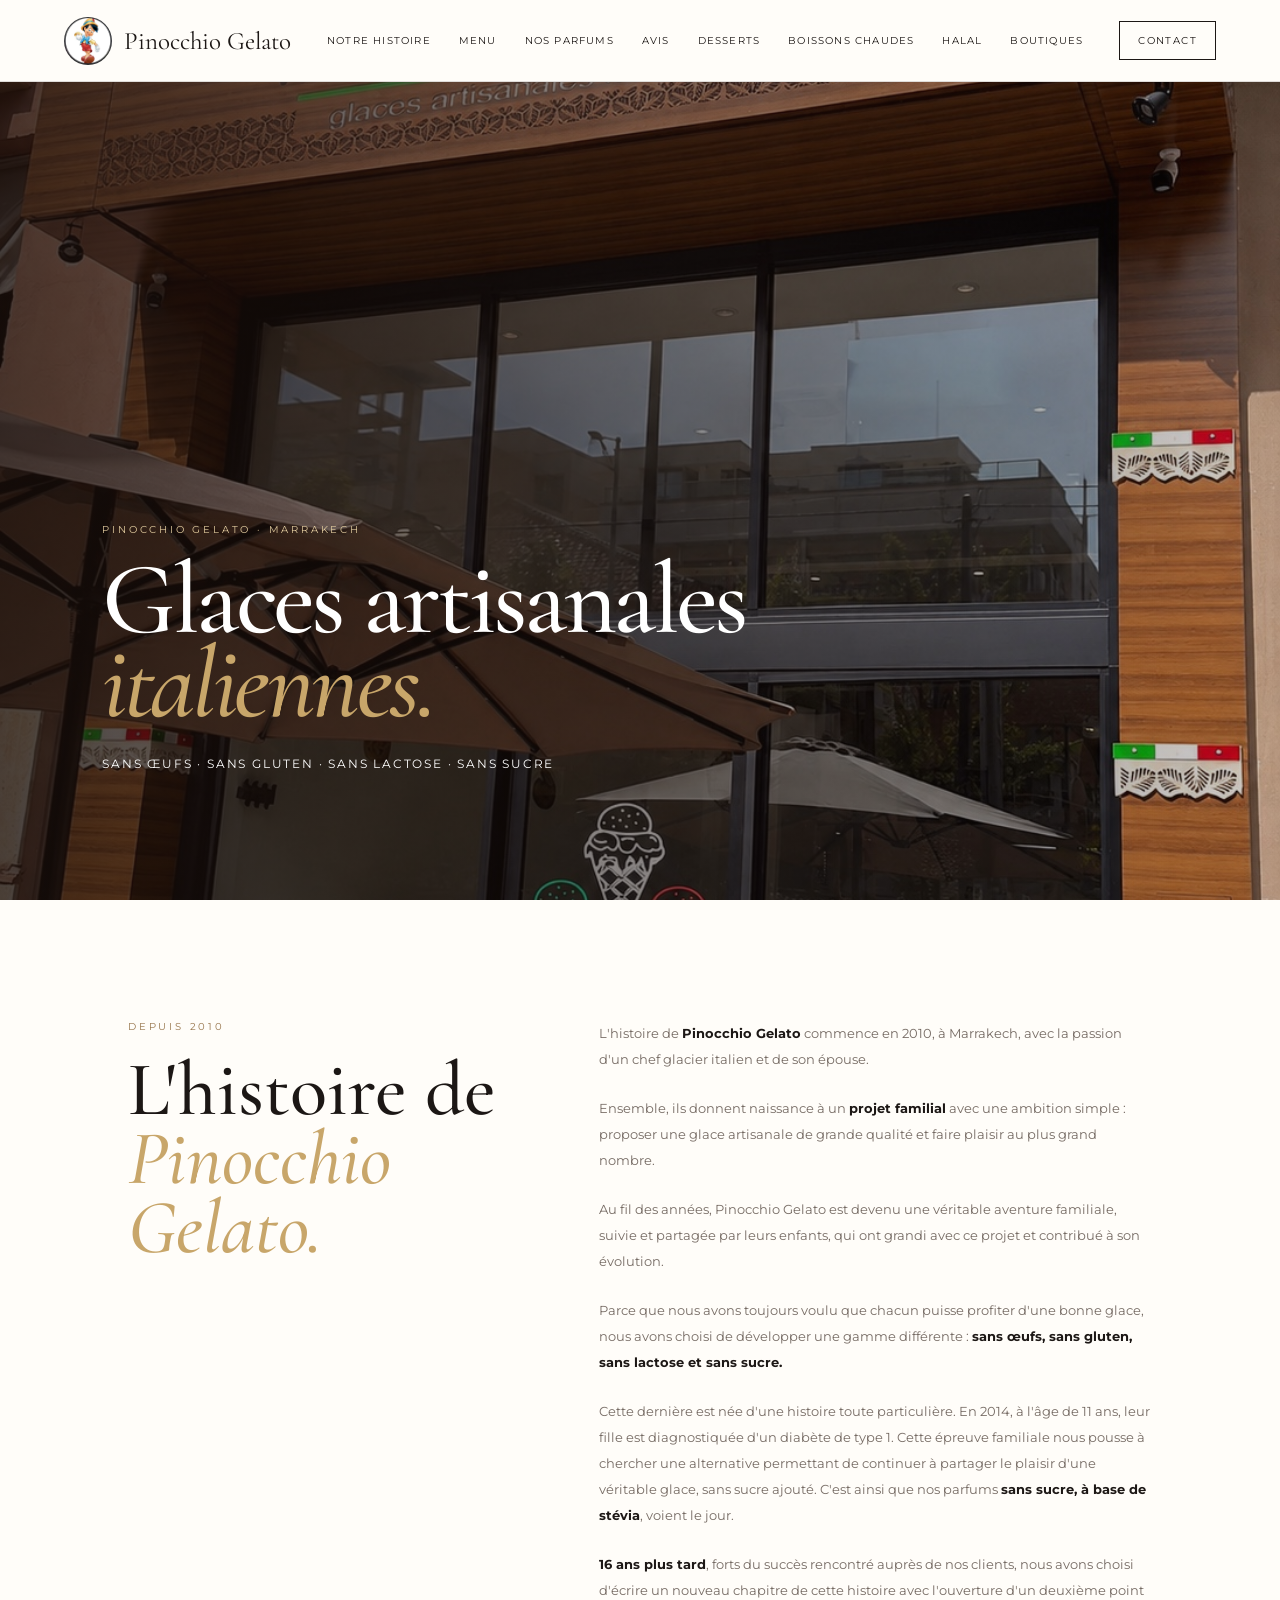
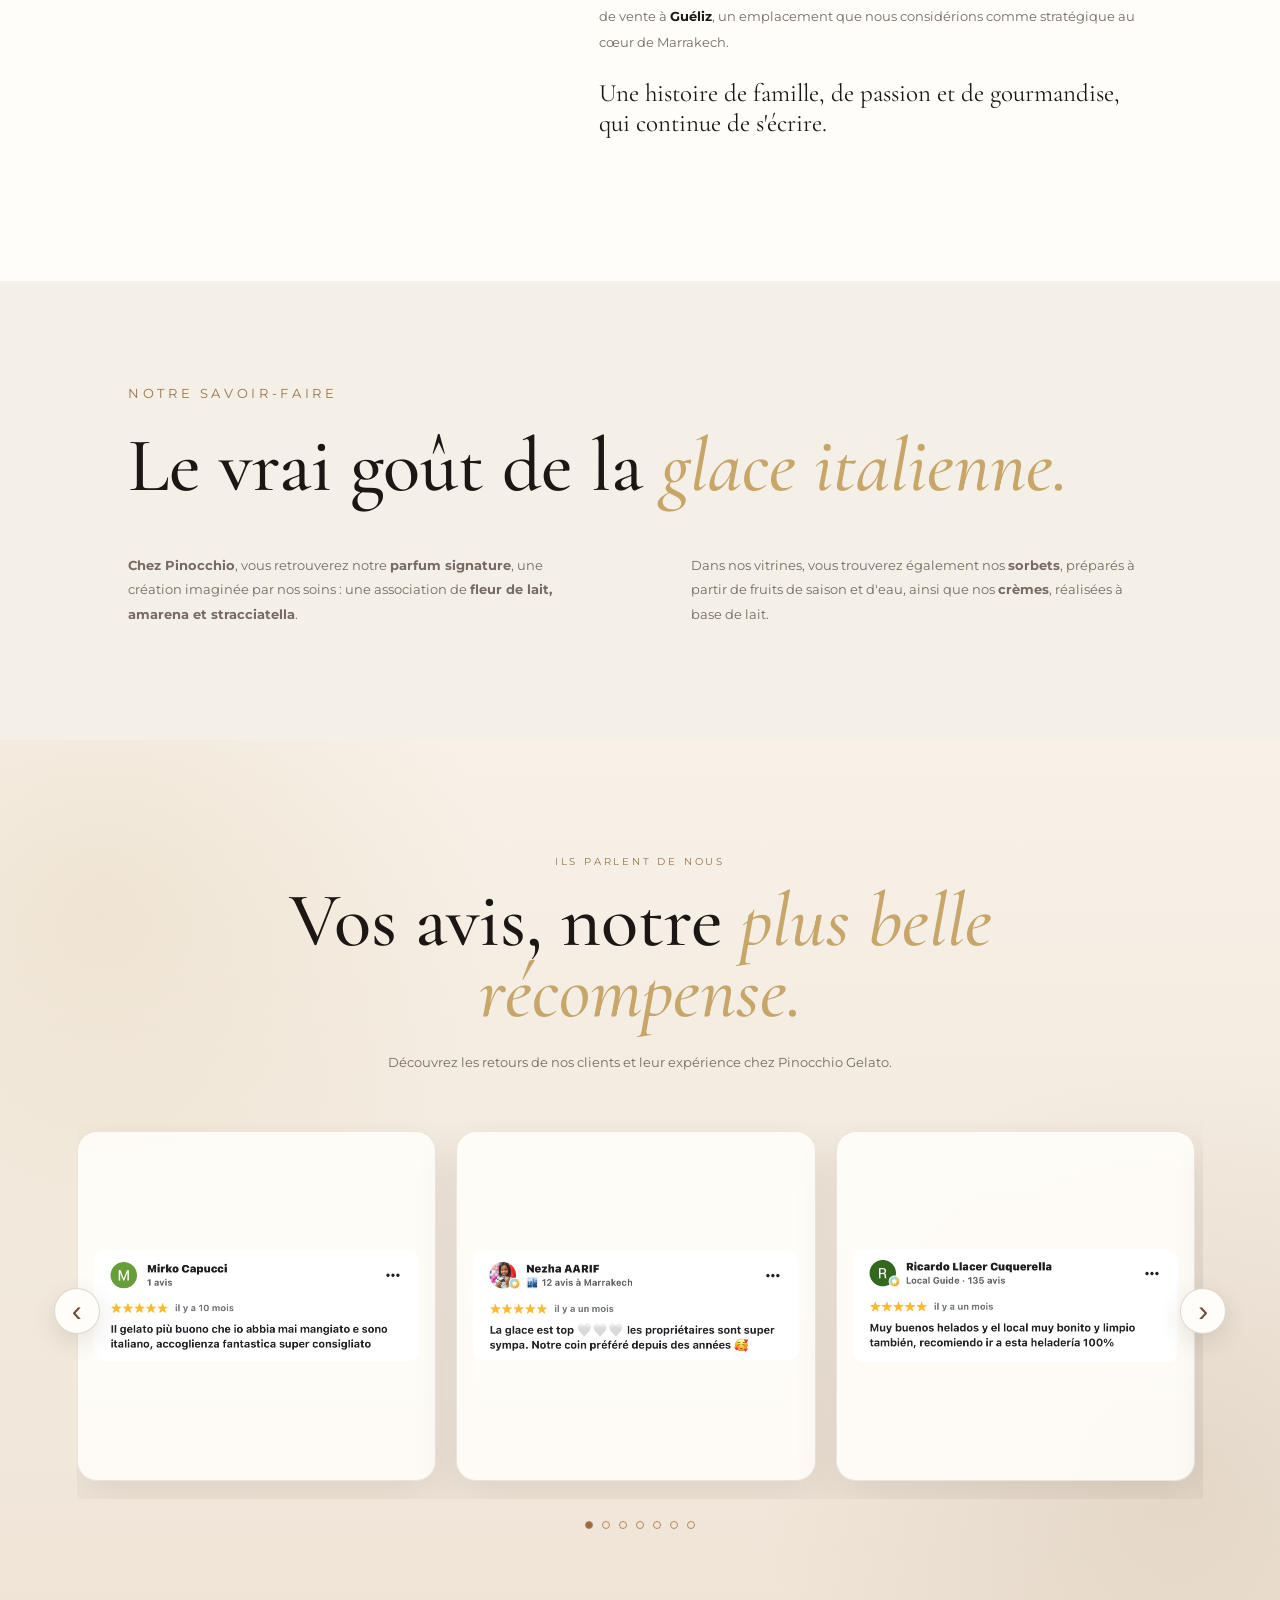
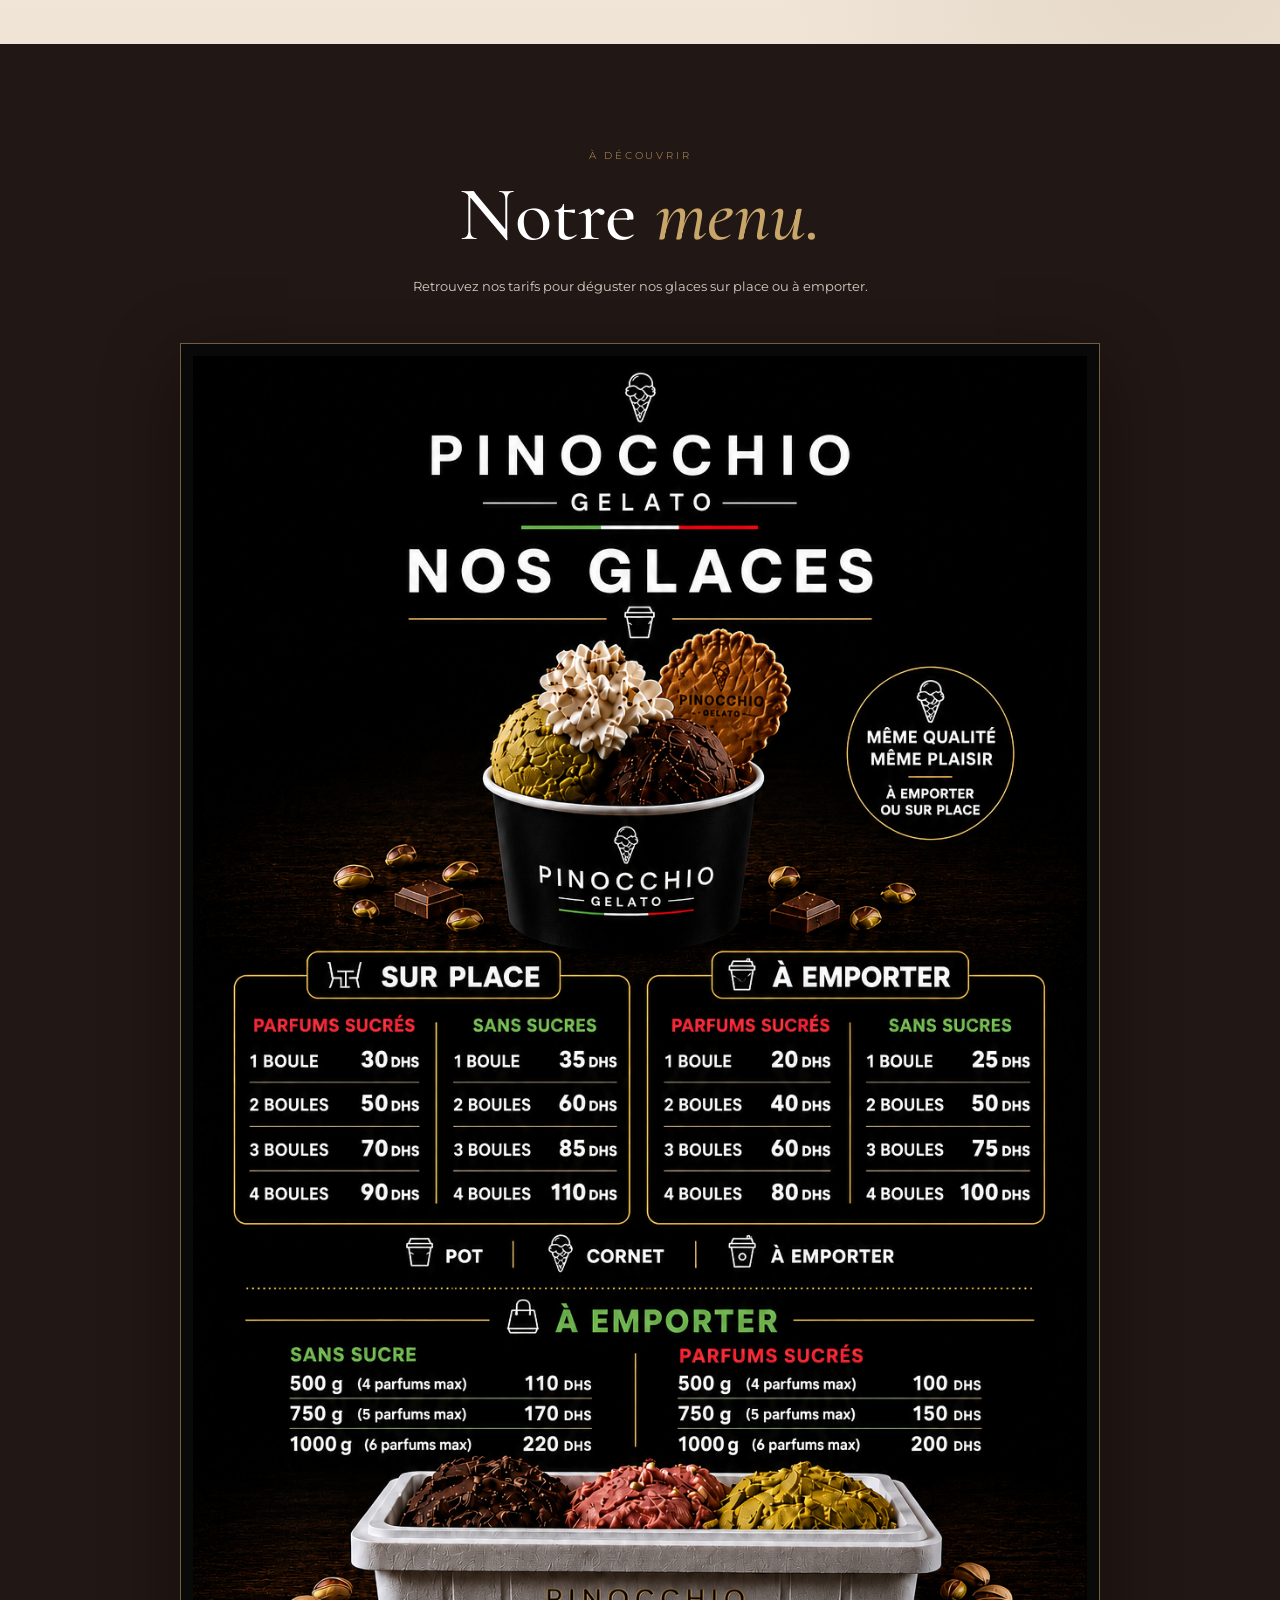
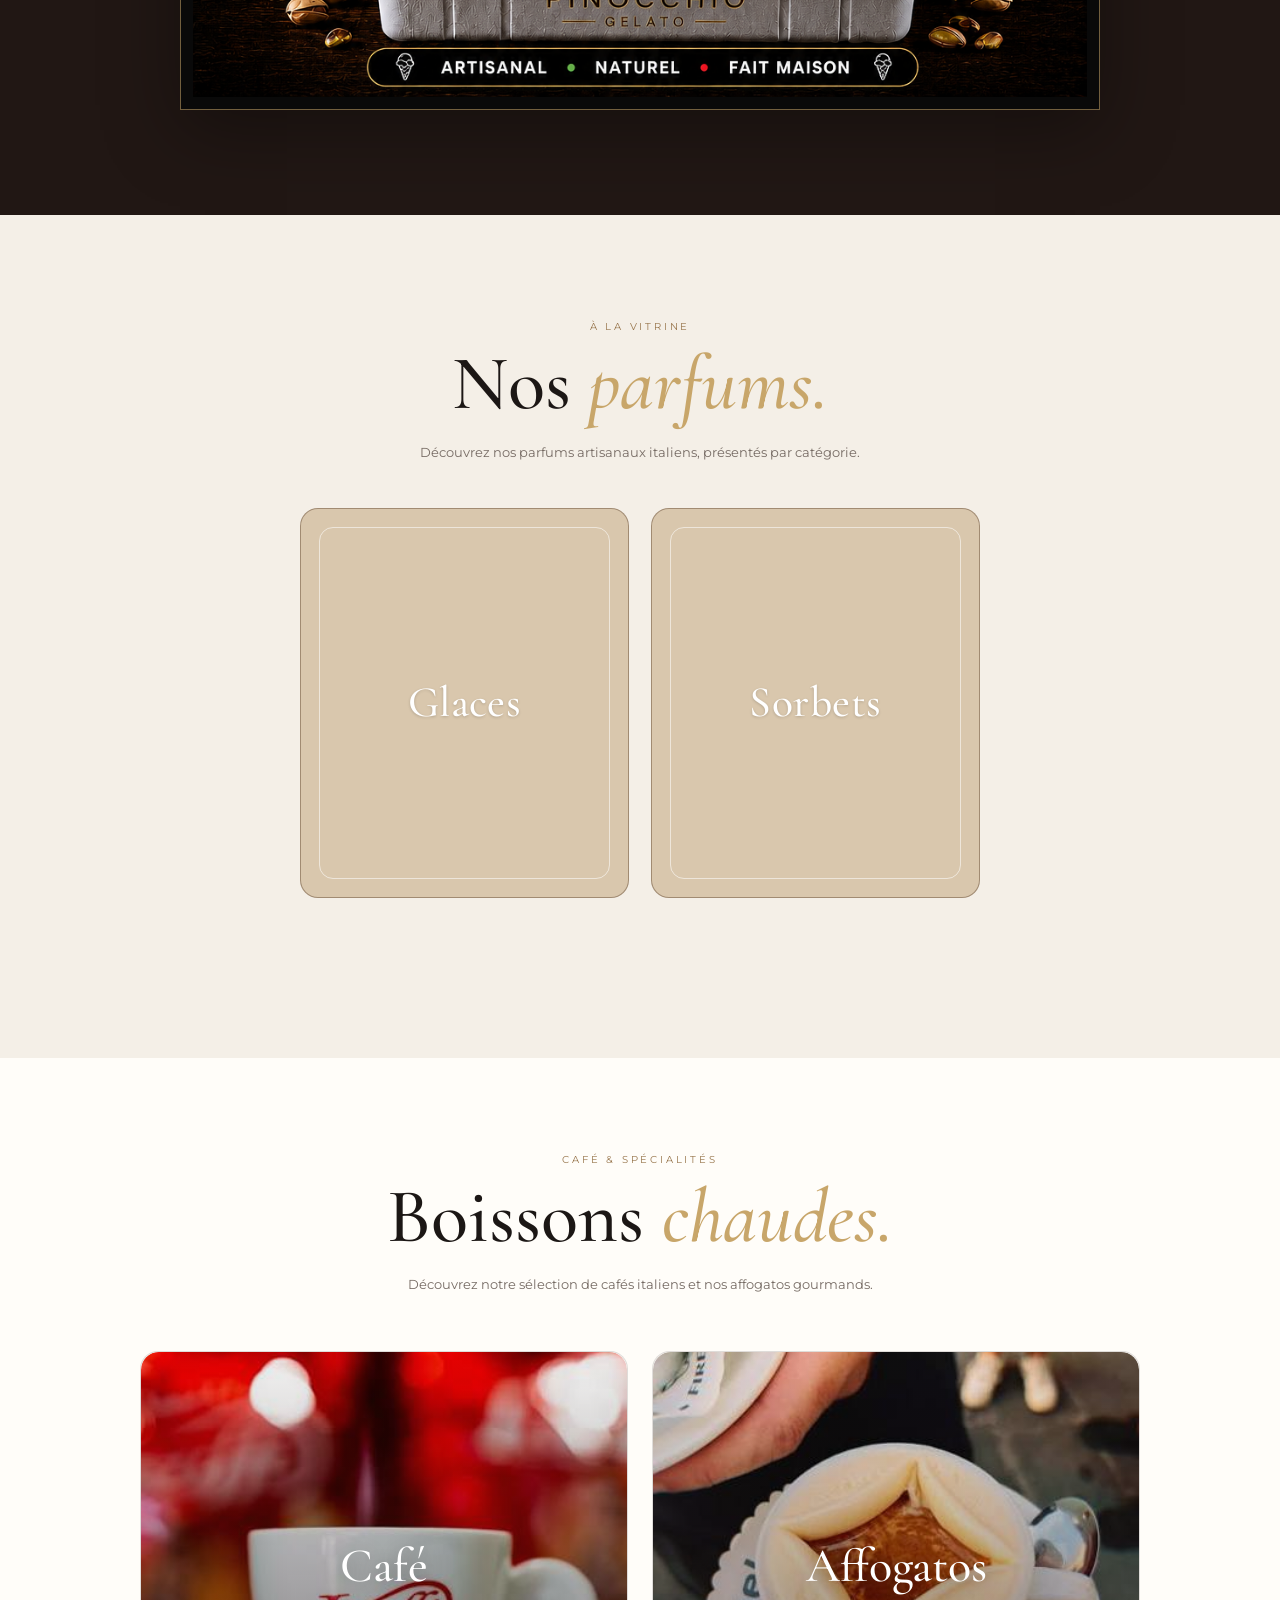
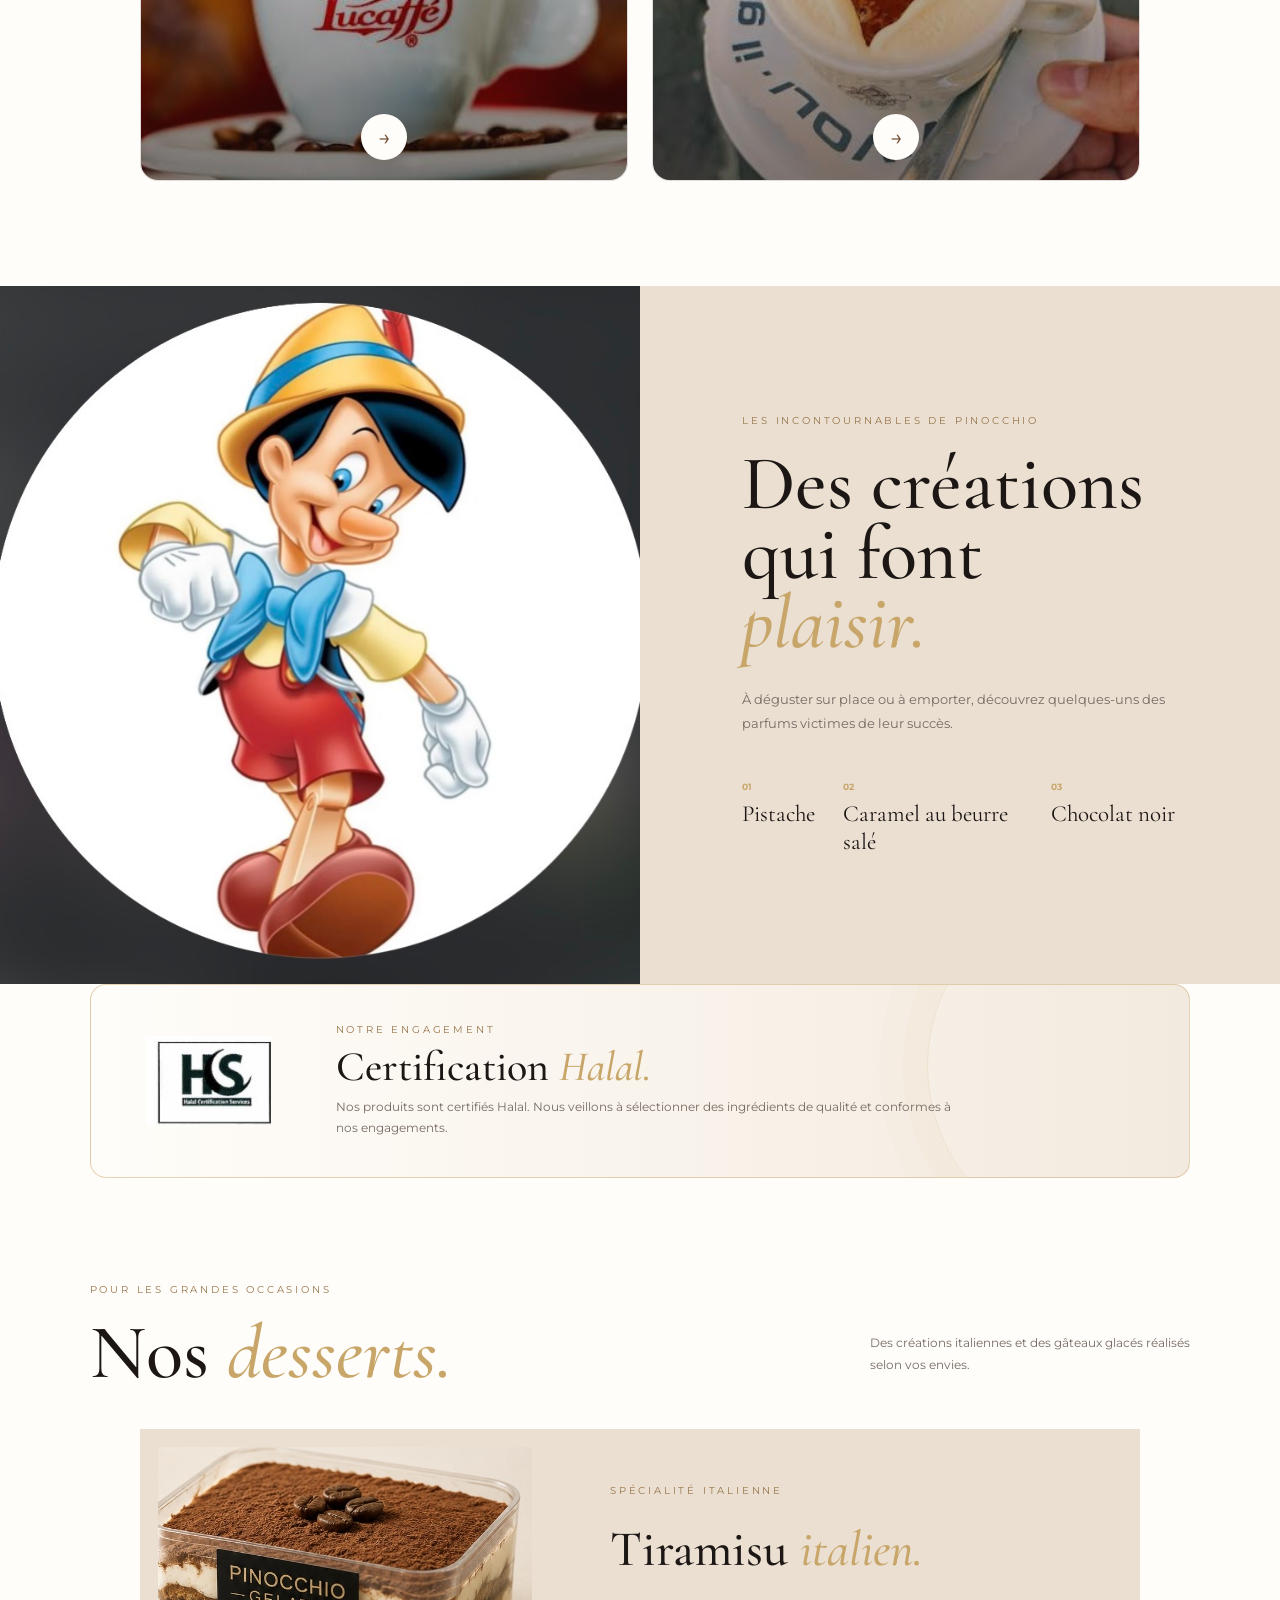
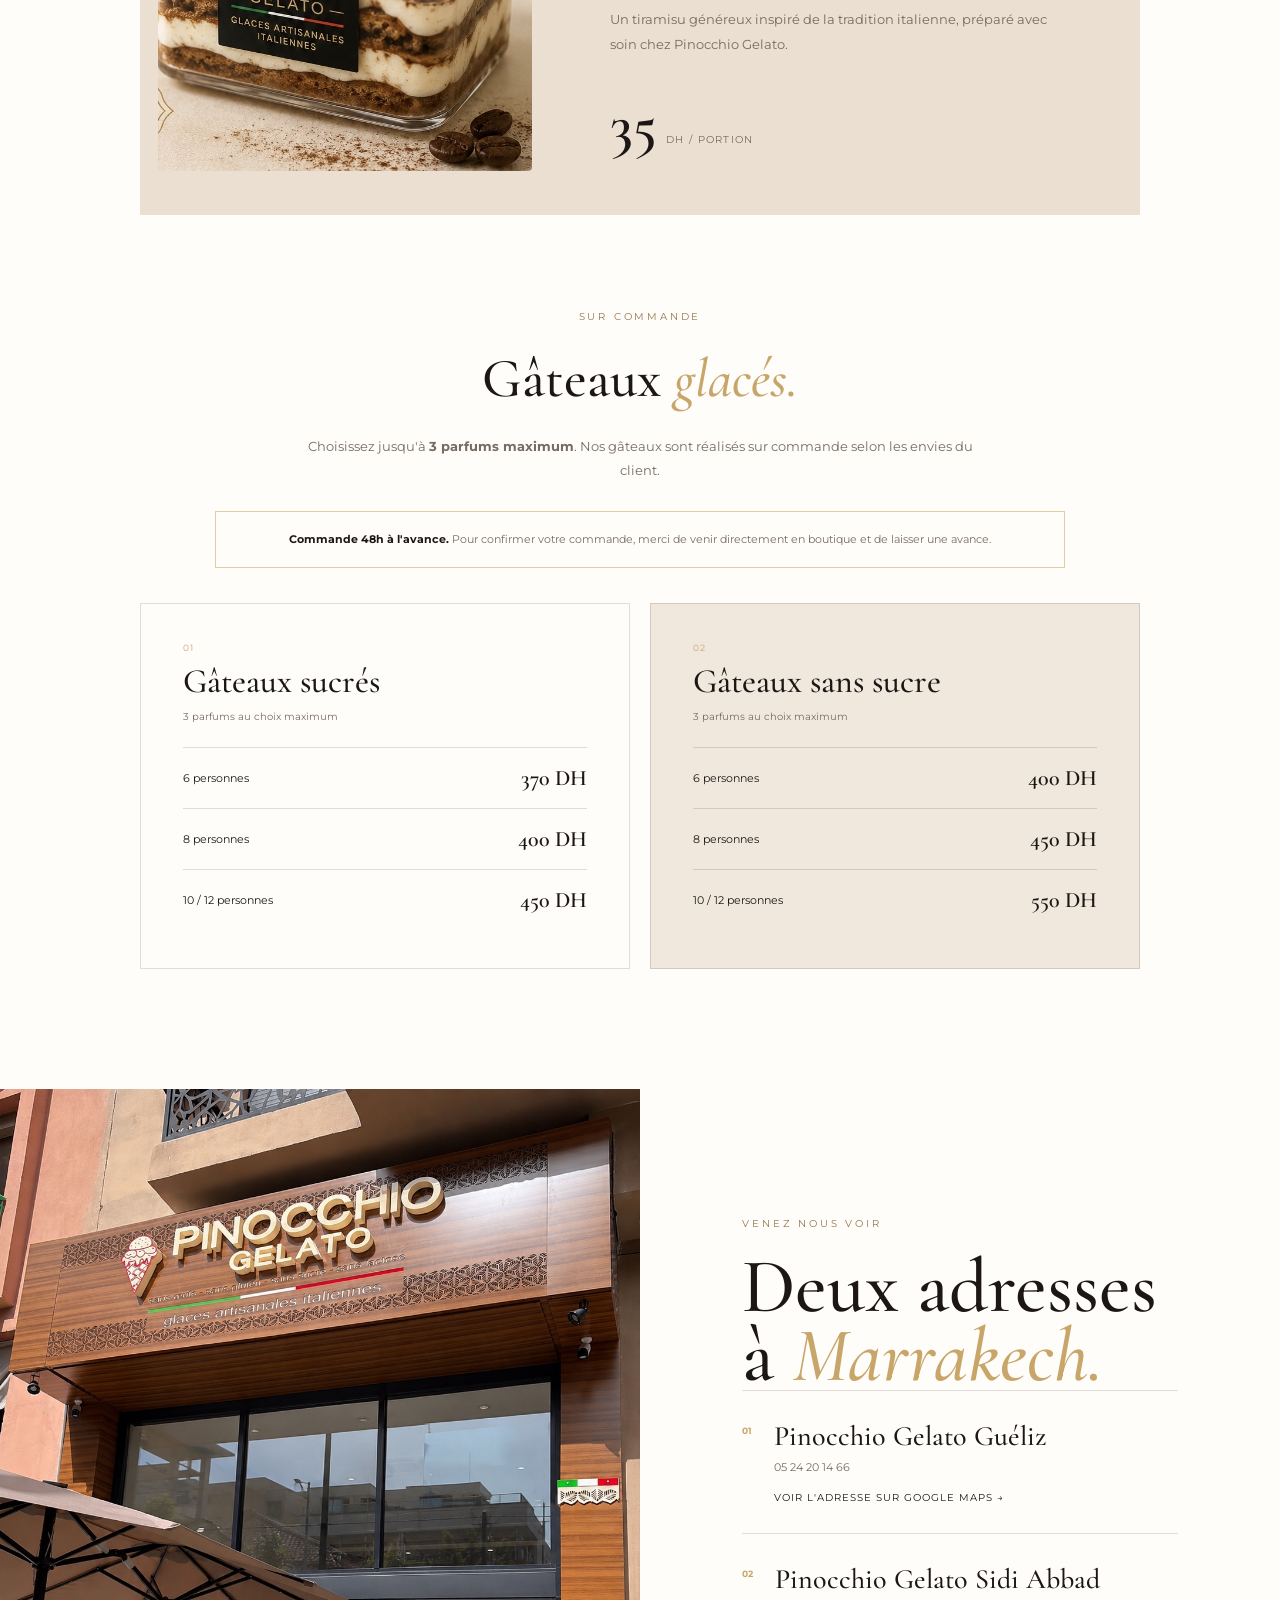
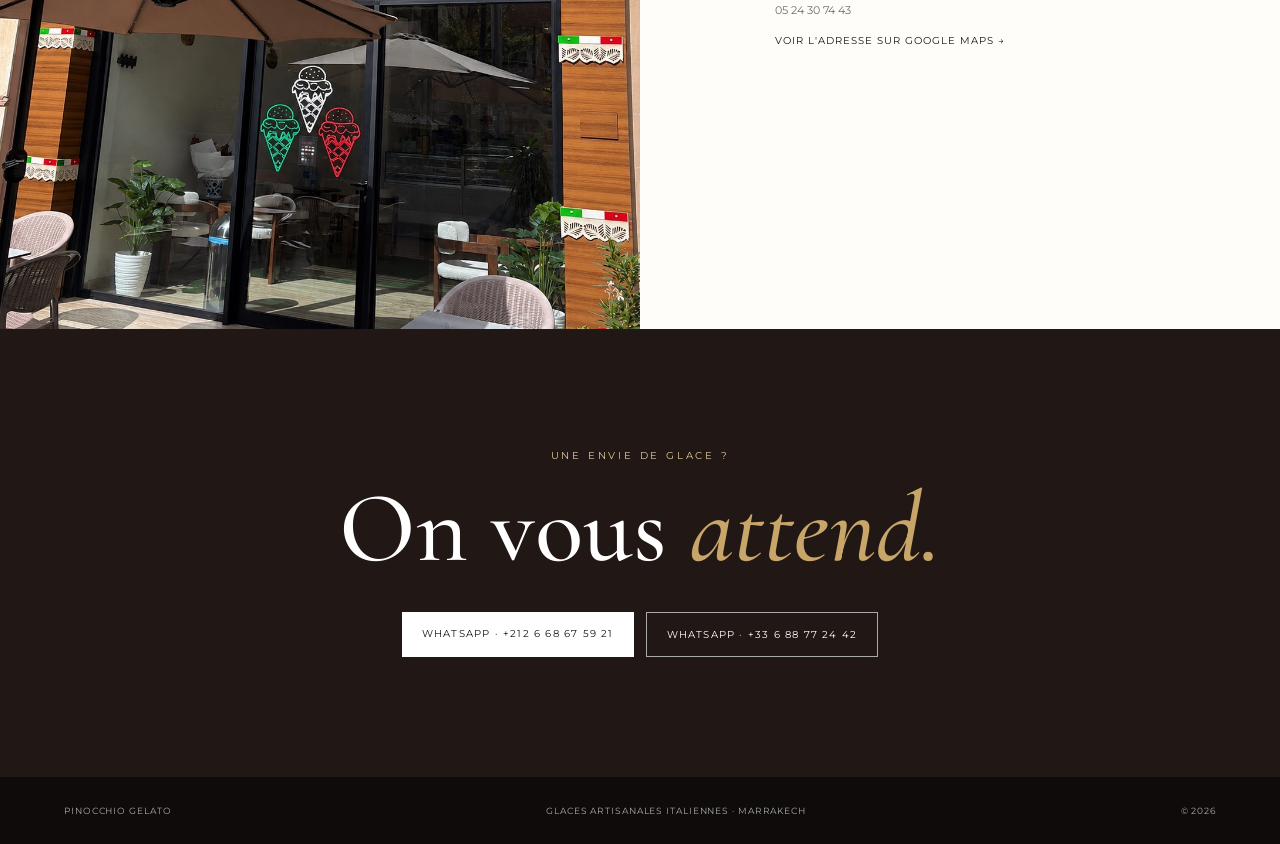
<file: index (1).html>
<!doctype html><html lang="fr"><head><meta charset="utf-8"><meta name="viewport" content="width=device-width,initial-scale=1"><title>Pinocchio Gelato — Marrakech</title><link rel="stylesheet" href="style.css"></head><body>
<header class="nav"><a class="brand" href="#accueil"><img src="pinocchio.jpeg" alt="Logo Pinocchio" class="logo"><span>Pinocchio Gelato</span></a><nav><a href="#histoire">Notre histoire</a><a href="#menu">Menu</a><a href="#glaces">Nos parfums</a><a href="#avis">Avis</a><a href="#desserts">Desserts</a><a href="#boissons-chaudes">Boissons chaudes</a><a href="#halal">Halal</a><a href="#boutiques">Boutiques</a></nav><a class="nav-cta" href="#contact">Contact</a></header>
<section id="accueil" class="hero"><div class="hero-image"></div><div class="hero-overlay"></div><div class="hero-content"><p class="eyebrow">PINOCCHIO GELATO · MARRAKECH</p><h1>Glaces artisanales<br><em>italiennes.</em></h1><p class="qualities-line">Sans œufs · Sans gluten · Sans lactose · Sans sucre</p></div></section>
<section id="histoire" class="story"><div><p class="eyebrow dark">DEPUIS 2010</p><h2>L'histoire de<br><em>Pinocchio Gelato.</em></h2></div><div class="story-text">
<p>L'histoire de <strong>Pinocchio Gelato</strong> commence en 2010, à Marrakech, avec la passion d'un chef glacier italien et de son épouse.</p>
<p>Ensemble, ils donnent naissance à un <strong>projet familial</strong> avec une ambition simple : proposer une glace artisanale de grande qualité et faire plaisir au plus grand nombre.</p>
<p>Au fil des années, Pinocchio Gelato est devenu une véritable aventure familiale, suivie et partagée par leurs enfants, qui ont grandi avec ce projet et contribué à son évolution.</p>
<p>Parce que nous avons toujours voulu que chacun puisse profiter d'une bonne glace, nous avons choisi de développer une gamme différente : <strong>sans œufs, sans gluten, sans lactose et sans sucre.</strong></p>
<p>Cette dernière est née d'une histoire toute particulière. En 2014, à l'âge de 11 ans, leur fille est diagnostiquée d'un diabète de type 1. Cette épreuve familiale nous pousse à chercher une alternative permettant de continuer à partager le plaisir d'une véritable glace, sans sucre ajouté. C'est ainsi que nos parfums <strong>sans sucre, à base de stévia</strong>, voient le jour.</p>
<p><strong>16 ans plus tard</strong>, forts du succès rencontré auprès de nos clients, nous avons choisi d'écrire un nouveau chapitre de cette histoire avec l'ouverture d'un deuxième point de vente à <strong>Guéliz</strong>, un emplacement que nous considérions comme stratégique au cœur de Marrakech.</p>
<p class="closing">Une histoire de famille, de passion et de gourmandise, qui continue de s'écrire.</p></div></section>
<section class="intro"><p class="eyebrow dark">NOTRE SAVOIR-FAIRE</p><h2>Le vrai goût de la <em>glace italienne.</em></h2><p><strong>Chez Pinocchio</strong>, vous retrouverez notre <strong>parfum signature</strong>, une création imaginée par nos soins : une association de <strong>fleur de lait, amarena et stracciatella</strong>.</p><p>Dans nos vitrines, vous trouverez également nos <strong>sorbets</strong>, préparés à partir de fruits de saison et d'eau, ainsi que nos <strong>crèmes</strong>, réalisées à base de lait.</p></section>

<section id="avis" class="reviews-section">
  <div class="reviews-head">
    <p class="eyebrow dark">ILS PARLENT DE NOUS</p>
    <h2>Vos avis, notre <em>plus belle récompense.</em></h2>
    <p>Découvrez les retours de nos clients et leur expérience chez Pinocchio Gelato.</p>
  </div>
  <div class="reviews-wrap">
    <button class="review-arrow review-prev" type="button" aria-label="Avis précédent">‹</button>
    <div class="reviews-track">
      <article class="review-card"><img src="avis_mirko.jpeg" alt="Avis Google de Mirko Capucci"></article>
      <article class="review-card"><img src="avis_nezha.jpeg" alt="Avis Google de Nezha Aarif"></article>
      <article class="review-card"><img src="avis_ricardo.jpeg" alt="Avis Google de Ricardo Lacer Cuquerella"></article>
      <article class="review-card"><img src="avis_ikram.jpeg" alt="Avis Google de Ikram Gülseren"></article>
      <article class="review-card"><img src="avis_wassima.jpeg" alt="Avis Google de Wassima Ess"></article>
      <article class="review-card"><img src="avis_lyhem.jpeg" alt="Avis Google de Ly Hem"></article>
      <article class="review-card"><img src="avis_nasser.jpeg" alt="Avis Google de Nasser Ksikes"></article>
    </div>
    <button class="review-arrow review-next" type="button" aria-label="Avis suivant">›</button>
  </div>
  <div class="review-dots" aria-hidden="true"><span class="active"></span><span></span><span></span><span></span><span></span><span></span><span></span></div>
</section>

<section id="menu" class="menu-section">
  <div class="menu-head">
    <p class="eyebrow dark">À DÉCOUVRIR</p>
    <h2>Notre <em>menu.</em></h2>
    <p>Retrouvez nos tarifs pour déguster nos glaces sur place ou à emporter.</p>
  </div>
  <div class="menu-card">
    <img src="menu.png" alt="Menu Pinocchio Gelato — glaces sur place et à emporter">
  </div>
</section>

<section id="glaces" class="section flavors-section">
  <div class="perfumes-head">
    <p class="eyebrow dark">À LA VITRINE</p>
    <h2>Nos <em>parfums.</em></h2>
    <p>Découvrez nos parfums artisanaux italiens, présentés par catégorie.</p>
  </div>

  <div class="perfume-categories">
    <button class="perfume-category perfume-trigger" type="button" data-modal="glaces-modal" aria-haspopup="dialog">
      <span class="perfume-category-image"><img src="glaces.jpeg" alt="Glaces artisanales"></span>
      <span class="perfume-category-overlay"></span>
      <span class="perfume-category-title">Glaces</span>
      <span class="perfume-category-arrow">→</span>
    </button>

    <button class="perfume-category perfume-trigger" type="button" data-modal="sorbets-modal" aria-haspopup="dialog">
      <span class="perfume-category-image"><img src="pasteque.jpeg" alt="Sorbets aux fruits"></span>
      <span class="perfume-category-overlay"></span>
      <span class="perfume-category-title">Sorbets</span>
      <span class="perfume-category-arrow">→</span>
    </button>

  </div>

  <div class="perfume-modal" id="glaces-modal" role="dialog" aria-modal="true" aria-labelledby="glaces-modal-title" hidden>
    <div class="perfume-modal-backdrop" data-close-modal></div>
    <div class="perfume-modal-box">
      <button class="perfume-modal-close" type="button" aria-label="Fermer" data-close-modal>×</button>
      <p class="eyebrow dark">01 · NOS PARFUMS</p>
      <h3 id="glaces-modal-title">Glaces</h3>
      <p class="modal-description">Nos glaces sont des crèmes onctueuses réalisées à base de lait.</p>
      <div class="modal-flavors">
        <span>Vanille</span><span>Chocolat au lait</span><span>Yaourt</span><span>Yaourt fruits rouges</span><span>Pistache</span><span>Cookies</span><span>Oreo</span><span>Caramel</span><span>Caramel au beurre salé</span><span>Tiramisu</span><span>Café</span><span>Réglisse</span><span>Noisette</span><span>Nougat</span><span>Nutella</span><span>Pinocchio</span><span>Stracciatella</span><span>Menthe</span><span>Banane</span><span>Noix de coco</span>
      </div>
    </div>
  </div>

  <div class="perfume-modal" id="sorbets-modal" role="dialog" aria-modal="true" aria-labelledby="sorbets-modal-title" hidden>
    <div class="perfume-modal-backdrop" data-close-modal></div>
    <div class="perfume-modal-box">
      <button class="perfume-modal-close" type="button" aria-label="Fermer" data-close-modal>×</button>
      <p class="eyebrow dark">02 · NOS PARFUMS</p>
      <h3 id="sorbets-modal-title">Sorbets</h3>
      <p class="modal-description">Nos sorbets sont préparés avec de l'eau et des fruits de saison.</p>
      <div class="modal-flavors">
        <span>Fraise</span><span>Citron</span><span>Framboise</span><span>Fruits rouges</span><span>Pomme verte</span><span>Mangue</span><span>Fruits de passion</span><span>Fruit du dragon</span><span>Pamplemousse</span><span>Fruits exotiques</span><span>Tropical</span><span>Ananas</span><span>Lime</span><span>Chocolat noir</span>
      </div>
    </div>
  </div>

</section>

<section id="boissons-chaudes" class="section hot-drinks-section">
  <div class="perfumes-head">
    <p class="eyebrow dark">CAFÉ &amp; SPÉCIALITÉS</p>
    <h2>Boissons <em>chaudes.</em></h2>
    <p>Découvrez notre sélection de cafés italiens et nos affogatos gourmands.</p>
  </div>

  <div class="hot-drinks-grid">
    <button class="perfume-category perfume-trigger" type="button" data-modal="cafe-modal" aria-haspopup="dialog">
      <span class="perfume-category-image"><img src="affogato.jpeg" alt="Café italien"></span>
      <span class="perfume-category-overlay"></span>
      <span class="perfume-category-title">Café</span>
      <span class="perfume-category-arrow">→</span>
    </button>

    <button class="perfume-category perfume-trigger" type="button" data-modal="affogatos-modal" aria-haspopup="dialog">
      <span class="perfume-category-image"><img src="cafe.jpeg" alt="Affogato italien"></span>
      <span class="perfume-category-overlay"></span>
      <span class="perfume-category-title">Affogatos</span>
      <span class="perfume-category-arrow">→</span>
    </button>
  </div>

  <div class="perfume-modal" id="cafe-modal" role="dialog" aria-modal="true" aria-labelledby="cafe-modal-title" hidden>
    <div class="perfume-modal-backdrop" data-close-modal></div>
    <div class="perfume-modal-box">
      <button class="perfume-modal-close" type="button" aria-label="Fermer" data-close-modal>×</button>
      <p class="eyebrow dark">03 · BOISSONS CHAUDES</p>
      <h3 id="cafe-modal-title">Café</h3>
      <p class="modal-description">Notre café italien, servi fraîchement préparé.</p>
      <div class="modal-menu-list">
        <div><span>Café Espresso</span><strong>25 DH</strong></div>
        <div><span>Cappuccino</span><strong>35 DH</strong></div>
      </div>
    </div>
  </div>

  <div class="perfume-modal" id="affogatos-modal" role="dialog" aria-modal="true" aria-labelledby="affogatos-modal-title" hidden>
    <div class="perfume-modal-backdrop" data-close-modal></div>
    <div class="perfume-modal-box">
      <button class="perfume-modal-close" type="button" aria-label="Fermer" data-close-modal>×</button>
      <p class="eyebrow dark">04 · CAFÉ &amp; GLACE</p>
      <h3 id="affogatos-modal-title">Affogatos</h3>
      <p class="modal-description">Un espresso italien versé sur une boule de glace, selon la recette choisie.</p>
      <div class="modal-menu-list">
        <div><span>Affogato Classico <small>Vanille + espresso</small></span><strong>45 DH</strong></div>
        <div><span>Affogato Siciliano <small>Pistache + espresso</small></span><strong>45 DH</strong></div>
        <div><span>Affogato Piemonte <small>Noisette + espresso</small></span><strong>45 DH</strong></div>
        <div><span>Affogato Milano <small>Fior di Latte + espresso</small></span><strong>45 DH</strong></div>
        <div><span>Affogato Italiano <small>Tiramisu + espresso</small></span><strong>45 DH</strong></div>
      </div>
    </div>
  </div>
</section>
<section class="feature"><div class="feature-photo"><img src="pinocchio.jpeg" alt="Pinocchio Gelato"></div><div class="feature-copy"><p class="eyebrow dark">LES INCONTOURNABLES DE PINOCCHIO</p><h2>Des créations qui font <em>plaisir.</em></h2><p>À déguster sur place ou à emporter, découvrez quelques-uns des parfums victimes de leur succès.</p><div class="bests"><div><b>01</b><span>Pistache</span></div><div><b>02</b><span>Caramel au beurre salé</span></div><div><b>03</b><span>Chocolat noir</span></div></div></div></section>

<section id="halal" class="halal-section">
  <div class="halal-inner">
    <div class="halal-logo-wrap"><img src="halal-logo.png" alt="Logo Halal Certification Services"></div>
    <div class="halal-copy">
      <p class="eyebrow dark">NOTRE ENGAGEMENT</p>
      <h2>Certification <em>Halal.</em></h2>
      <p>Nos produits sont certifiés Halal. Nous veillons à sélectionner des ingrédients de qualité et conformes à nos engagements.</p>
    </div>
  </div>
</section>

<section id="desserts" class="section desserts">
  <div class="section-head"><div><p class="eyebrow dark">POUR LES GRANDES OCCASIONS</p><h2>Nos <em>desserts.</em></h2></div><p>Des créations italiennes et des gâteaux glacés réalisés selon vos envies.</p></div>
  <div class="tiramisu-feature">
    <div class="tiramisu-photo"><img src="tiramisu.jpeg" alt="Tiramisu italien Pinocchio Gelato"></div>
    <div class="tiramisu-copy"><p class="eyebrow dark">SPÉCIALITÉ ITALIENNE</p><h3>Tiramisu <em>italien.</em></h3><p>Un tiramisu généreux inspiré de la tradition italienne, préparé avec soin chez Pinocchio Gelato.</p><div class="price-highlight"><span>35</span><small>DH / portion</small></div></div>
  </div>
  <div class="cakes-head" id="gateaux-glaces"><p class="eyebrow dark">SUR COMMANDE</p><h3>Gâteaux <em>glacés.</em></h3><p>Choisissez jusqu'à <strong>3 parfums maximum</strong>. Nos gâteaux sont réalisés sur commande selon les envies du client.</p></div>
  <div class="cake-notice"><strong>Commande 48h à l'avance.</strong> Pour confirmer votre commande, merci de venir directement en boutique et de laisser une avance.</div>
  <div class="cake-prices">
    <article class="cake-card"><p class="cake-label">01</p><h4>Gâteaux sucrés</h4><p class="cake-subtitle">3 parfums au choix maximum</p><div class="price-row"><span>6 personnes</span><strong>370 DH</strong></div><div class="price-row"><span>8 personnes</span><strong>400 DH</strong></div><div class="price-row"><span>10 / 12 personnes</span><strong>450 DH</strong></div></article>
    <article class="cake-card sugar-free"><p class="cake-label">02</p><h4>Gâteaux sans sucre</h4><p class="cake-subtitle">3 parfums au choix maximum</p><div class="price-row"><span>6 personnes</span><strong>400 DH</strong></div><div class="price-row"><span>8 personnes</span><strong>450 DH</strong></div><div class="price-row"><span>10 / 12 personnes</span><strong>550 DH</strong></div></article>
  </div>
</section>
<section id="boutiques" class="locations"><div class="location-photo"><img src="facade.jpeg" alt="Pinocchio Gelato Marrakech"></div><div class="location-copy"><p class="eyebrow dark">VENEZ NOUS VOIR</p><h2>Deux adresses<br>à <em>Marrakech.</em></h2><div class="shop"><b>01</b><div><h3>Pinocchio Gelato Guéliz</h3><p>05 24 20 14 66</p><a href="https://maps.app.goo.gl/zNfvPjSvja2GH3fk6" target="_blank">Voir l'adresse sur Google Maps →</a></div></div><div class="shop"><b>02</b><div><h3>Pinocchio Gelato Sidi Abbad</h3><p>05 24 30 74 43</p><a href="https://maps.app.goo.gl/os4RZZqv9oB6Zk1H6" target="_blank">Voir l'adresse sur Google Maps →</a></div></div></div></section>
<section id="contact" class="contact"><p class="eyebrow">UNE ENVIE DE GLACE ?</p><h2>On vous <em>attend.</em></h2><div class="contact-actions"><a class="button light" href="https://wa.me/212668675921" target="_blank">WhatsApp · +212 6 68 67 59 21</a><a class="button outline" href="https://wa.me/33688772442" target="_blank">WhatsApp · +33 6 88 77 24 42</a></div></section><footer><span>Pinocchio Gelato</span><span>Glaces artisanales italiennes · Marrakech</span><span>© 2026</span></footer><script>
(() => {
  const triggers = document.querySelectorAll('.perfume-trigger');
  let activeModal = null;
  let lastTrigger = null;

  function openModal(id, trigger) {
    const modal = document.getElementById(id);
    if (!modal) return;
    lastTrigger = trigger;
    activeModal = modal;
    modal.hidden = false;
    document.body.classList.add('modal-open');
    requestAnimationFrame(() => modal.classList.add('is-visible'));
    const close = modal.querySelector('.perfume-modal-close');
    if (close) close.focus();
  }

  function closeModal() {
    if (!activeModal) return;
    const modal = activeModal;
    modal.classList.remove('is-visible');
    document.body.classList.remove('modal-open');
    setTimeout(() => { modal.hidden = true; }, 220);
    if (lastTrigger) lastTrigger.focus();
    activeModal = null;
  }

  triggers.forEach(trigger => {
    trigger.addEventListener('click', () => openModal(trigger.dataset.modal, trigger));
  });

  document.querySelectorAll('[data-close-modal]').forEach(el => {
    el.addEventListener('click', closeModal);
  });

  document.addEventListener('keydown', e => {
    if (e.key === 'Escape' && activeModal) closeModal();
  });
})();
</script>
<script>
(() => {
  const track = document.querySelector('.reviews-track');
  const cards = [...document.querySelectorAll('.review-card')];
  const dots = [...document.querySelectorAll('.review-dots span')];
  const prev = document.querySelector('.review-prev');
  const next = document.querySelector('.review-next');
  if (!track || !cards.length) return;
  let index = 0;
  const visible = () => window.innerWidth <= 800 ? 1 : 3;
  const max = () => Math.max(0, cards.length - visible());
  function go(i) {
    index = Math.min(Math.max(i, 0), max());
    const card = cards[index];
    track.scrollTo({left: card.offsetLeft - track.offsetLeft, behavior: 'smooth'});
    dots.forEach((d, n) => d.classList.toggle('active', n === index));
  }
  prev.addEventListener('click', () => go(index - 1));
  next.addEventListener('click', () => go(index + 1));
  dots.forEach((d, n) => d.addEventListener('click', () => go(n)));
  window.addEventListener('resize', () => go(Math.min(index, max())));
})();
</script></body></html>
</file>
<file: style.css>
@import url('https://fonts.googleapis.com/css2?family=Cormorant+Garamond:wght@400;500;600;700&family=Montserrat:wght@400;500;600&display=swap');:root{--brown:#211714;--cream:#f4efe7;--gold:#c8a66a;--ink:#1c1715;--muted:#766b64;--line:rgba(28,23,21,.14)}*{box-sizing:border-box}html{scroll-behavior:smooth}body{margin:0;background:var(--cream);color:var(--ink);font-family:Montserrat,Arial,sans-serif}a{text-decoration:none;color:inherit}.nav{height:82px;display:flex;align-items:center;justify-content:space-between;padding:0 5vw;background:#fffdf9;position:sticky;top:0;z-index:20;border-bottom:1px solid var(--line)}.brand{display:flex;align-items:center;gap:12px;font:25px 'Cormorant Garamond',serif}.logo{width:48px;height:48px;object-fit:cover;border-radius:50%}.nav nav{display:flex;gap:28px;font-size:10px;text-transform:uppercase;letter-spacing:.12em}.nav-cta{border:1px solid var(--ink);padding:12px 18px;font-size:10px;text-transform:uppercase;letter-spacing:.14em}.hero{min-height:calc(100vh - 82px);position:relative;display:flex;align-items:flex-end;color:#fff}.hero-image{position:absolute;inset:0;background:url('facade.jpeg') center/cover}.hero-overlay{position:absolute;inset:0;background:linear-gradient(90deg,rgba(24,14,10,.78),rgba(24,14,10,.2))}.hero-content{position:relative;padding:10vh 8vw 13vh}.eyebrow{font-size:10px;letter-spacing:.28em;text-transform:uppercase;margin:0 0 22px;color:#dfc99d}.eyebrow.dark{color:#98764d}h1,h2,h3{font-family:'Cormorant Garamond',serif;font-weight:500}h1{font-size:clamp(60px,8vw,112px);line-height:.82;margin:0;letter-spacing:-.035em}h2{font-size:clamp(50px,6vw,80px);line-height:.9;margin:0}em{font-style:italic;color:var(--gold)}.qualities-line{font-size:12px;letter-spacing:.15em;text-transform:uppercase;margin-top:30px}.story{display:grid;grid-template-columns:.8fr 1.2fr;gap:8vw;padding:120px 10vw;background:#fffdf9}.story-text{font-size:13px;line-height:2;color:var(--muted)}.story-text p{margin:0 0 23px}.story-text strong{color:var(--ink)}.closing{font:25px 'Cormorant Garamond',serif;color:var(--ink)}.intro{padding:100px 10vw;display:grid;grid-template-columns:1fr 1fr;gap:25px 8vw}.intro h2{grid-column:1/-1;margin-bottom:15px}.intro .eyebrow{grid-column:1/-1;margin:0}.intro p{color:var(--muted);line-height:1.9;font-size:13px}.section{padding:105px 7vw}.section-head{display:flex;justify-content:space-between;align-items:end;margin-bottom:42px}.section-head>p{max-width:320px;color:var(--muted);font-size:12px;line-height:1.8}.gallery{display:grid;grid-template-columns:1.35fr .825fr .825fr;gap:18px}.photo,.photo.large{height:560px;overflow:hidden}.photo img{width:100%;height:100%;object-fit:cover;transition:transform .7s}.photo:hover img{transform:scale(1.04)}.flavors{display:flex;flex-wrap:wrap;gap:8px;margin-top:25px}.flavors span{padding:10px 14px;border:1px solid var(--line);font-size:10px}.feature{display:grid;grid-template-columns:1fr 1fr;background:#eadfd1}.feature-photo{min-height:650px}.feature-photo img{width:100%;height:100%;object-fit:cover}.feature-copy{padding:10vw 8vw;display:flex;flex-direction:column;justify-content:center}.feature-copy>p:not(.eyebrow){color:var(--muted);line-height:1.9;font-size:13px;max-width:480px;margin:30px 0 0}.bests{display:flex;gap:28px;margin-top:45px;flex-wrap:wrap}.bests div{display:flex;flex-direction:column;gap:8px;max-width:180px}.bests b{font-size:9px;color:var(--gold)}.bests span{font:23px 'Cormorant Garamond',serif}.desserts{background:#fffdf9}.dessert-grid{display:grid;grid-template-columns:1fr 1fr;gap:20px}.dessert-grid img{width:100%;height:620px;object-fit:cover}.locations{display:grid;grid-template-columns:1fr 1fr;background:#fffdf9}.location-photo{min-height:720px}.location-photo img{width:100%;height:100%;object-fit:cover}.location-copy{padding:10vw 8vw}.shop{display:flex;gap:22px;border-top:1px solid var(--line);padding:28px 0}.shop>b{font-size:9px;color:var(--gold);padding-top:6px}.shop h3{font-size:28px;margin:0 0 7px}.shop p{font-size:11px;color:var(--muted);margin:0 0 12px}.shop a{font-size:10px;text-transform:uppercase;letter-spacing:.1em}.contact{background:var(--brown);color:#fff;text-align:center;padding:120px 5vw}.contact h2{font-size:clamp(60px,8vw,100px)}.contact-actions{display:flex;justify-content:center;gap:12px;flex-wrap:wrap;margin-top:38px}.button{padding:15px 20px;font-size:10px;letter-spacing:.12em;text-transform:uppercase}.light{background:#fff;color:var(--ink)}.outline{border:1px solid #aaa;color:#fff}footer{background:#0e0b0a;color:#aaa;padding:28px 5vw;display:flex;justify-content:space-between;font-size:9px;letter-spacing:.1em;text-transform:uppercase}@media(max-width:800px){.nav{height:70px}.nav nav{display:none}.nav-cta{padding:10px 12px}.brand{font-size:21px}.logo{width:40px;height:40px}.hero{min-height:700px}.story,.intro,.feature,.locations{grid-template-columns:1fr}.story{padding:80px 7vw;gap:45px}.intro{padding:80px 7vw}.gallery{grid-template-columns:1fr}.photo,.photo.large{height:380px}.feature-photo{min-height:480px}.feature-copy{padding:80px 7vw}.dessert-grid{grid-template-columns:1fr}.dessert-grid img{height:500px}.locations{display:flex;flex-direction:column}.location-photo{min-height:500px;height:500px}.location-copy{padding:80px 7vw}footer{flex-direction:column;gap:12px}}
.menu-section{padding:105px 7vw;background:#211714;color:#fff;text-align:center}
.menu-head{max-width:760px;margin:0 auto 45px}
.menu-head .eyebrow{margin-bottom:18px}
.menu-head h2{font-size:clamp(50px,6vw,80px);margin:0}
.menu-head>p:last-child{max-width:520px;margin:25px auto 0;color:#d8ccc3;font-size:13px;line-height:1.9}
.menu-card{max-width:920px;margin:0 auto;border:1px solid rgba(200,166,106,.55);padding:12px;background:#090909;box-shadow:0 20px 70px rgba(0,0,0,.35)}
.menu-card img{display:block;width:100%;height:auto}
@media(max-width:800px){.menu-section{padding:80px 5vw}.menu-card{padding:6px}}

/* ===== Section Avis clients ===== */
.reviews-section{position:relative;overflow:hidden;padding:115px 6vw;background:linear-gradient(180deg,#f7f1e8 0%,#efe4d6 100%)}
.reviews-section:before{content:"";position:absolute;inset:0;background:radial-gradient(circle at 8% 18%,rgba(200,166,106,.14),transparent 28%),radial-gradient(circle at 92% 82%,rgba(117,82,52,.10),transparent 30%);pointer-events:none}
.reviews-head{position:relative;text-align:center;max-width:980px;margin:0 auto 48px}
.reviews-head .eyebrow{margin-bottom:18px}
.reviews-head h2{font-size:clamp(48px,6vw,78px);line-height:.92}
.reviews-head>p:last-child{max-width:650px;margin:24px auto 0;color:var(--muted);font-size:13px;line-height:1.8}
.reviews-wrap{position:relative;max-width:1320px;margin:0 auto}
.reviews-track{display:grid;grid-auto-flow:column;grid-auto-columns:calc((100% - 40px)/3);gap:20px;overflow-x:auto;scroll-snap-type:x mandatory;scrollbar-width:none;padding:8px 4px 18px}
.reviews-track::-webkit-scrollbar{display:none}
.review-card{scroll-snap-align:start;background:rgba(255,253,249,.92);border:1px solid rgba(99,71,47,.12);border-radius:20px;padding:16px;box-shadow:0 18px 45px rgba(57,38,25,.10);display:flex;align-items:center;justify-content:center;min-height:330px}
.review-card img{display:block;width:100%;height:auto;max-height:470px;object-fit:contain;border-radius:10px}
.review-arrow{position:absolute;z-index:3;top:50%;transform:translateY(-50%);width:46px;height:46px;border:1px solid rgba(99,71,47,.2);border-radius:50%;background:#fffdf9;color:#6f4c31;font-size:30px;line-height:1;cursor:pointer;box-shadow:0 8px 25px rgba(57,38,25,.12)}
.review-prev{left:-23px}.review-next{right:-23px}
.review-dots{display:flex;justify-content:center;gap:9px;margin-top:22px}
.review-dots span{width:8px;height:8px;border-radius:50%;border:1px solid #b48a5b;display:block;cursor:pointer}
.review-dots span.active{background:#9b6939}
@media(max-width:800px){.reviews-section{padding:80px 5vw}.reviews-head{margin-bottom:30px}.reviews-track{grid-auto-columns:100%;gap:14px;padding-left:0;padding-right:0}.review-card{min-height:0;padding:10px;border-radius:16px}.review-card img{max-height:560px}.review-arrow{width:40px;height:40px;font-size:26px}.review-prev{left:8px}.review-next{right:8px}}

/* --- Nouvelle présentation des parfums --- */
.flavor-tabs{display:flex;justify-content:center;gap:10px;margin:42px auto 0}.flavor-tab{appearance:none;background:transparent;border:1px solid var(--line);color:var(--ink);padding:15px 42px;font:500 11px Montserrat,Arial,sans-serif;letter-spacing:.16em;text-transform:uppercase;cursor:pointer;transition:.25s}.flavor-tab.active{background:var(--brown);border-color:var(--brown);color:#fff}.flavor-panels{margin-top:24px}.flavor-panel{background:#fffdf9;border:1px solid var(--line);padding:42px 44px}.flavor-panel[hidden]{display:none}.flavor-panel-head{display:flex;gap:22px;align-items:flex-start}.flavor-panel-head>span{font-size:10px;color:var(--gold);padding-top:7px}.flavor-panel-head h3{font-size:34px;margin:0 0 8px}.flavor-panel-head p{margin:0;color:var(--muted);font-size:12px;line-height:1.8}.flavor-panel .flavors{margin-top:28px}.flavor-panel .flavors span{background:#fff}.flavors-section{padding-bottom:90px}

/* --- Certification Halal --- */
.halal-section{display:grid;grid-template-columns:1fr 1fr;background:#fffdf9}.halal-copy{padding:9vw 8vw;display:flex;flex-direction:column;justify-content:center}.halal-copy>p:not(.eyebrow){color:var(--muted);line-height:1.9;font-size:13px;max-width:500px;margin:20px 0 0}.halal-badge{display:inline-flex;flex-direction:column;align-items:center;justify-content:center;width:155px;height:115px;border:1px solid var(--gold);margin-top:34px}.halal-badge span{font:600 31px 'Cormorant Garamond',serif;letter-spacing:.12em}.halal-badge small{font-size:8px;letter-spacing:.12em;text-transform:uppercase;color:var(--muted);margin-top:4px}.halal-document{padding:70px 8vw 70px 0;display:flex;align-items:center;justify-content:center;background:#f1eadf}.halal-document img{display:block;width:min(100%,560px);max-height:760px;object-fit:contain;box-shadow:0 18px 55px rgba(28,23,21,.12);background:#fff}

/* --- Desserts / tiramisu / gâteaux --- */
.tiramisu-feature{display:grid;grid-template-columns:1fr 1fr;background:#eadfd1;margin-top:10px}.tiramisu-photo{min-height:560px}.tiramisu-photo img{width:100%;height:100%;object-fit:cover}.tiramisu-copy{padding:7vw;display:flex;flex-direction:column;justify-content:center}.tiramisu-copy h3{font-size:56px;margin:0}.tiramisu-copy>p:not(.eyebrow){color:var(--muted);line-height:1.9;font-size:13px;max-width:450px;margin:28px 0 0}.price-highlight{display:flex;align-items:baseline;gap:9px;margin-top:32px;color:var(--ink)}.price-highlight span{font:600 58px 'Cormorant Garamond',serif}.price-highlight small{font-size:10px;letter-spacing:.13em;text-transform:uppercase;color:var(--muted)}.cakes-head{text-align:center;max-width:700px;margin:95px auto 28px}.cakes-head h3{font-size:55px;margin:0}.cakes-head>p:last-child{font-size:13px;color:var(--muted);line-height:1.9;margin:22px auto 0}.cake-notice{max-width:850px;margin:0 auto 35px;padding:18px 22px;border:1px solid rgba(200,166,106,.55);background:#fffdf9;text-align:center;font-size:11px;line-height:1.7;color:var(--muted)}.cake-notice strong{color:var(--ink)}.cake-prices{display:grid;grid-template-columns:1fr 1fr;gap:20px;max-width:1000px;margin:0 auto}.cake-card{background:#fffdf9;border:1px solid var(--line);padding:38px 42px}.cake-card.sugar-free{background:#f0e8dc}.cake-label{font-size:9px;color:var(--gold);margin:0 0 8px;letter-spacing:.14em}.cake-card h4{font:500 34px 'Cormorant Garamond',serif;margin:0}.cake-subtitle{font-size:10px;color:var(--muted);margin:8px 0 24px}.price-row{display:flex;justify-content:space-between;align-items:center;border-top:1px solid var(--line);padding:17px 0;font-size:11px}.price-row strong{font:600 22px 'Cormorant Garamond',serif}.desserts{padding-bottom:120px}

@media(max-width:800px){.nav nav{display:none}.flavor-tabs{margin-top:32px}.flavor-tab{padding:13px 25px}.flavor-panel{padding:30px 22px}.flavor-panel-head h3{font-size:29px}.halal-section,.tiramisu-feature,.cake-prices{grid-template-columns:1fr}.halal-copy{padding:80px 7vw}.halal-document{padding:50px 7vw}.halal-document img{max-height:none}.tiramisu-photo{min-height:400px}.tiramisu-copy{padding:65px 7vw}.tiramisu-copy h3,.cakes-head h3{font-size:48px}.cakes-head{margin:75px auto 28px}.cake-card{padding:32px 26px}.desserts{padding-bottom:85px}}

/* ===== Nouvelle présentation des parfums — style cartes ===== */
.perfumes-head{text-align:center;max-width:760px;margin:0 auto 44px}
.perfumes-head .eyebrow{margin-bottom:16px}
.perfumes-head h2{font-size:clamp(50px,6vw,80px);margin:0}
.perfumes-head>p:last-child{max-width:620px;margin:22px auto 0;color:var(--muted);font-size:13px;line-height:1.8}
.perfume-categories{display:grid;grid-template-columns:repeat(3,1fr);gap:20px;max-width:1180px;margin:0 auto 55px}
.perfume-category{position:relative;display:block;height:390px;overflow:visible;border-radius:18px}
.perfume-category-image,.perfume-category-pattern{position:absolute;inset:0;border-radius:18px;overflow:hidden}
.perfume-category-image img{width:100%;height:100%;object-fit:cover;transition:transform .6s ease}
.perfume-category:hover .perfume-category-image img{transform:scale(1.04)}
.perfume-category-overlay{position:absolute;inset:0;border-radius:18px;background:linear-gradient(180deg,rgba(33,23,20,.10),rgba(33,23,20,.58))}
.perfume-category-pattern{background:radial-gradient(circle at 20% 20%,rgba(200,166,106,.22),transparent 28%),linear-gradient(135deg,#2b1d18,#7e5d3e 55%,#d9c29c);}
.perfume-category-pattern:after{content:"";position:absolute;inset:18px;border:1px solid rgba(255,253,249,.35);border-radius:12px}
.perfume-category-text{background:#2b1d18}
.perfume-category-title{position:absolute;z-index:2;left:0;right:0;top:50%;transform:translateY(-50%);text-align:center;color:#fff;font:500 clamp(34px,3vw,48px) 'Cormorant Garamond',serif;text-shadow:0 3px 18px rgba(0,0,0,.35)}
.perfume-category-arrow{position:absolute;z-index:3;left:50%;bottom:-22px;transform:translateX(-50%);width:46px;height:46px;border-radius:50%;display:flex;align-items:center;justify-content:center;background:#fffdf9;color:#7d5635;border:1px solid rgba(125,86,53,.18);box-shadow:0 10px 25px rgba(33,23,20,.16);font-size:24px;transition:.25s}
.perfume-category:hover .perfume-category-arrow{transform:translateX(-50%) translateY(-3px);background:var(--brown);color:#fff}
.flavor-list{max-width:1180px;margin:0 auto 26px;padding:38px 42px;background:#fffdf9;border:1px solid var(--line);border-radius:16px;scroll-margin-top:100px}
.flavor-list-head{display:flex;gap:22px;align-items:flex-start;padding-bottom:22px;border-bottom:1px solid var(--line)}
.flavor-number{font-size:10px;color:var(--gold);padding-top:8px;letter-spacing:.15em}
.flavor-list-head h3{font-size:38px;margin:0 0 7px}
.flavor-list-head p{margin:0;color:var(--muted);font-size:12px;line-height:1.8}
.flavor-list .flavors{margin-top:24px}
.flavors span{background:#fffdf9}
.flavors-section{padding-bottom:105px}
#gateaux-glaces{scroll-margin-top:100px}

/* ===== Certification : logo uniquement ===== */
.halal-section{display:block;background:#fffdf9;padding:0 7vw 0}
.halal-inner{max-width:1180px;margin:0 auto;display:flex;align-items:center;gap:55px;padding:38px 45px;border:1px solid rgba(200,166,106,.48);border-radius:16px;background:linear-gradient(90deg,#fffdf9 0%,#f3eadf 100%);position:relative;overflow:hidden}
.halal-inner:after{content:"";position:absolute;right:-100px;top:-100px;width:360px;height:360px;border-radius:50%;border:1px solid rgba(200,166,106,.18);box-shadow:0 0 0 24px rgba(200,166,106,.04),0 0 0 48px rgba(200,166,106,.025);pointer-events:none}
.halal-logo-wrap{width:145px;height:105px;flex:0 0 145px;display:flex;align-items:center;justify-content:center;position:relative;z-index:1}
.halal-logo-wrap img{display:block;max-width:125px;max-height:95px;object-fit:contain}
.halal-copy{position:relative;z-index:1;padding:0;display:block}
.halal-copy .eyebrow{margin-bottom:12px}
.halal-copy h2{font-size:42px;margin:0 0 10px}
.halal-copy>p:not(.eyebrow){color:var(--muted);line-height:1.8;font-size:12px;max-width:620px;margin:0}

@media(max-width:800px){
  .perfume-categories{grid-template-columns:1fr;gap:22px;margin-bottom:45px}
  .perfume-category{height:330px}
  .flavor-list{padding:30px 22px}
  .flavor-list-head h3{font-size:32px}
  .halal-section{padding:0 5vw}
  .halal-inner{flex-direction:column;align-items:flex-start;gap:22px;padding:30px 24px}
  .halal-logo-wrap{width:120px;height:80px;flex-basis:80px}
  .halal-logo-wrap img{max-width:105px;max-height:72px}
  .halal-copy h2{font-size:38px}
}


/* ===== Parfums : listes cachées dans chaque rubrique ===== */
.perfume-categories{
  display:grid;
  grid-template-columns:repeat(2,1fr);
  gap:22px;
  align-items:start;
  max-width:680px;
  margin:0 auto 55px;
}
.perfume-category{
  display:block;
  overflow:hidden;
  background:#fffdf9;
  border:1px solid rgba(28,23,21,.14);
  color:var(--ink);
}
.perfume-category summary{
  list-style:none;
  position:relative;
  display:block;
  cursor:pointer;
}
.perfume-category summary::-webkit-details-marker{display:none}
.perfume-category summary::marker{display:none}
.perfume-category-image{
  height:390px;
  overflow:hidden;
}
.perfume-category-image img{
  width:100%;
  height:100%;
  object-fit:cover;
  display:block;
  transition:transform .6s;
}
.perfume-category:hover .perfume-category-image img{transform:scale(1.03)}
.perfume-category-overlay{
  position:absolute;
  inset:0;
  height:390px;
  background:linear-gradient(180deg,rgba(24,14,10,.05),rgba(24,14,10,.55));
  pointer-events:none;
}
.perfume-category-title{
  position:absolute;
  left:28px;
  bottom:30px;
  color:#fff;
  font:500 38px 'Cormorant Garamond',serif;
  z-index:2;
}
.perfume-category-arrow{
  position:absolute;
  right:20px;
  bottom:18px;
  width:46px;
  height:46px;
  display:flex;
  align-items:center;
  justify-content:center;
  border-radius:50%;
  background:#fffdf9;
  color:#6f4c31;
  font-size:22px;
  z-index:3;
  box-shadow:0 8px 20px rgba(28,23,21,.12);
}
.perfume-category[open] .perfume-category-arrow{transform:rotate(180deg)}
.category-flavors{
  padding:28px 30px 30px;
  background:#fffdf9;
}
.category-description{
  color:var(--muted);
  font-size:11px;
  line-height:1.8;
  margin:0 0 20px;
  padding-bottom:18px;
  border-bottom:1px solid var(--line);
}
.flavor-column{
  display:flex;
  flex-direction:column;
}
.flavor-column span{
  padding:11px 0;
  border-bottom:1px solid var(--line);
  font-size:11px;
}
.flavor-column span:last-child{border-bottom:0}
.perfume-category-text{
  min-height:390px;
  background:var(--brown);
}
.perfume-category-text:nth-child(2){
  background:#c5b08f;
}
.perfume-category-text .perfume-category-title{bottom:30px}
.perfume-category-text .perfume-category-arrow{color:var(--brown)}
.perfume-category-text:hover{color:#fff}

/* ===== Tiramisu plus compact ===== */
.tiramisu-feature{
  max-width:1000px;
  margin:10px auto 0;
  grid-template-columns:.82fr 1.18fr;
}
.tiramisu-photo{
  min-height:0;
  height:360px;
  padding:18px;
  display:flex;
  align-items:center;
  justify-content:center;
  background:#eadfd1;
}
.tiramisu-photo img{
  width:100%;
  height:100%;
  object-fit:cover;
  border-radius:4px;
}
.tiramisu-copy{padding:55px 60px}
.tiramisu-copy h3{font-size:50px}
@media(max-width:800px){
  .perfume-categories{grid-template-columns:1fr}
  .perfume-category-image,.perfume-category-overlay{height:300px}
  .perfume-category-text{min-height:300px}
  .tiramisu-feature{grid-template-columns:1fr}
  .tiramisu-photo{height:280px}
  .tiramisu-copy{padding:45px 30px}
}


/* ===== Fenêtres des parfums ===== */
body.modal-open{overflow:hidden}
.perfume-trigger{width:100%;font:inherit;text-align:inherit;padding:0;cursor:pointer}
.perfume-trigger:focus-visible,.perfume-category-text:focus-visible{outline:2px solid #c8a66a;outline-offset:4px}
.perfume-trigger .perfume-category-arrow{border:0}
.perfume-modal[hidden]{display:none}
.perfume-modal{position:fixed;inset:0;z-index:1000;display:flex;align-items:center;justify-content:center;padding:28px;opacity:0;visibility:hidden;transition:opacity .22s ease,visibility .22s ease}
.perfume-modal.is-visible{opacity:1;visibility:visible}
.perfume-modal-backdrop{position:absolute;inset:0;background:rgba(28,20,16,.62);backdrop-filter:blur(5px)}
.perfume-modal-box{position:relative;z-index:1;width:min(720px,100%);max-height:min(82vh,760px);overflow:auto;background:#fffdf9;border:1px solid rgba(200,166,106,.42);border-radius:20px;padding:48px 52px 42px;box-shadow:0 25px 80px rgba(28,20,16,.28);transform:translateY(12px) scale(.985);transition:transform .22s ease}
.perfume-modal.is-visible .perfume-modal-box{transform:none}
.perfume-modal-box h3{font:500 clamp(46px,6vw,68px) 'Cormorant Garamond',serif;margin:0 0 8px;color:var(--ink)}
.modal-description{margin:0 0 26px;color:var(--muted);font-size:13px;line-height:1.8;max-width:600px}
.perfume-modal-close{position:absolute;right:18px;top:14px;width:42px;height:42px;border:0;border-radius:50%;background:#f3ebe1;color:var(--brown);font-size:28px;line-height:1;cursor:pointer}
.perfume-modal-close:hover{background:var(--brown);color:#fff}
.modal-flavors{display:flex;flex-direction:column;border-top:1px solid var(--line)}
.modal-flavors span{padding:13px 4px;border-bottom:1px solid var(--line);font-size:12px;color:var(--ink)}
.modal-flavors span:before{content:'•';color:#c8a66a;margin-right:10px}
@media(max-width:800px){
  .perfume-modal{padding:14px}
  .perfume-modal-box{padding:40px 25px 28px;max-height:88vh;border-radius:16px}
  .perfume-modal-box h3{font-size:48px}
  .modal-description{font-size:12px}
}


/* ===== Café & Affogatos ===== */
.coffee-affogato-grid{display:grid;grid-template-columns:repeat(2,minmax(0,1fr));gap:22px;margin-top:22px;max-width:calc((100% - 44px) * .67 + 22px);}
.coffee-affogato-grid .perfume-category{height:390px}
.coffee-affogato-grid .perfume-category-image,.coffee-affogato-grid .perfume-category-overlay{height:390px}
.modal-menu-list{display:flex;flex-direction:column;border-top:1px solid var(--line);margin-top:8px}
.modal-menu-list>div{display:flex;justify-content:space-between;align-items:center;gap:20px;padding:16px 4px;border-bottom:1px solid var(--line);font-size:13px}
.modal-menu-list span{display:flex;flex-direction:column;gap:4px}
.modal-menu-list small{color:var(--muted);font-size:11px}
.modal-menu-list strong{font:600 20px 'Cormorant Garamond',serif;color:#6f4c31;white-space:nowrap}
@media(max-width:800px){.coffee-affogato-grid{grid-template-columns:1fr;max-width:none}.coffee-affogato-grid .perfume-category,.coffee-affogato-grid .perfume-category-image,.coffee-affogato-grid .perfume-category-overlay{height:300px}.modal-menu-list>div{font-size:12px}.modal-menu-list strong{font-size:19px}}

/* ===== Section Boissons chaudes ===== */
.hot-drinks-section{
  padding-top:95px;
  padding-bottom:105px;
  background:#fffdf9;
}
.hot-drinks-section .perfumes-head{
  max-width:1180px;
  margin:0 auto 55px;
}
.hot-drinks-grid{
  max-width:1000px;
  margin:0 auto;
  display:grid;
  grid-template-columns:repeat(2,minmax(0,1fr));
  gap:24px;
}
.hot-drinks-grid .perfume-category{
  height:430px;
}
.hot-drinks-grid .perfume-category-image,
.hot-drinks-grid .perfume-category-overlay{
  height:430px;
}
.hot-drinks-grid .perfume-category-title{
  left:0;
  right:0;
  bottom:auto;
  top:50%;
  transform:translateY(-50%);
  text-align:center;
  font-size:48px;
}
.hot-drinks-grid .perfume-category-arrow{
  bottom:20px;
}
@media(max-width:800px){
  .hot-drinks-grid{grid-template-columns:1fr;max-width:620px}
  .hot-drinks-grid .perfume-category,
  .hot-drinks-grid .perfume-category-image,
  .hot-drinks-grid .perfume-category-overlay{height:330px}
  .hot-drinks-grid .perfume-category-title{font-size:40px}
}


/* --- Mise à jour : catégories Nos parfums sans images --- */
.perfume-categories .perfume-category {
  position: relative;
  overflow: hidden;
  min-height: 220px;
  display: flex;
  align-items: center;
  justify-content: center;
  text-align: center;
  background: #d9c7ad;
  border: 1px solid rgba(92, 65, 42, .45);
  border-radius: 18px;
  color: #fff;
  text-decoration: none;
  cursor: pointer;
  box-sizing: border-box;
}

.perfume-categories .perfume-category::before {
  content: "";
  position: absolute;
  inset: 18px;
  border: 1px solid rgba(255,255,255,.55);
  border-radius: 14px;
  pointer-events: none;
}

.perfume-categories .perfume-category-title {
  position: relative;
  z-index: 2;
  font-family: Georgia, "Times New Roman", serif;
  font-size: clamp(2rem, 3vw, 3rem);
  line-height: 1.15;
  color: #fff;
}

.perfume-categories .perfume-category:hover {
  transform: translateY(-3px);
}

.perfume-categories .perfume-category-arrow,
.perfume-categories .perfume-category-image,
.perfume-categories .perfume-category-overlay,
.perfume-categories .perfume-category-pattern {
  display: none !important;
}

.perfume-categories .perfume-category-text {
  background: linear-gradient(145deg, #6d4b34, #cbb18c);
}


/* --- Style typographique centré des catégories Nos parfums --- */
.perfume-categories .perfume-category {
  align-items: center;
  justify-content: center;
  text-align: center;
}

.perfume-categories .perfume-category-title {
  position: relative;
  z-index: 2;
  display: block;
  width: 100%;
  text-align: center;
  font-family: "Cormorant Garamond", "Baskerville", "Times New Roman", serif;
  font-size: clamp(2.35rem, 4vw, 3.4rem);
  font-weight: 500;
  letter-spacing: 0.02em;
  line-height: 1.05;
  color: #fff;
  text-shadow: 0 1px 3px rgba(0,0,0,.18);
}

.perfume-categories .perfume-category-text .perfume-category-title {
  font-style: italic;
}


/* === CORRECTION FINALE : titres parfaitement centrés === */
.perfume-categories .perfume-category {
  position: relative !important;
  display: flex !important;
  align-items: center !important;
  justify-content: center !important;
  text-align: center !important;
  padding: 0 !important;
}

.perfume-categories .perfume-category .perfume-category-title {
  position: static !important;
  top: auto !important;
  right: auto !important;
  bottom: auto !important;
  left: auto !important;
  transform: none !important;
  margin: 0 !important;
  padding: 0 24px !important;
  width: 100% !important;
  height: auto !important;
  display: block !important;
  box-sizing: border-box !important;
  text-align: center !important;
  align-self: auto !important;
  font-family: "Cormorant Garamond", "Baskerville", "Times New Roman", serif !important;
  font-size: clamp(2.2rem, 3.4vw, 3.15rem) !important;
  font-weight: 500 !important;
  font-style: normal !important;
  line-height: 1.05 !important;
  letter-spacing: .01em !important;
  color: #fff !important;
}

.perfume-categories .perfume-category-text .perfume-category-title {
  font-style: normal !important;
}
</file>
